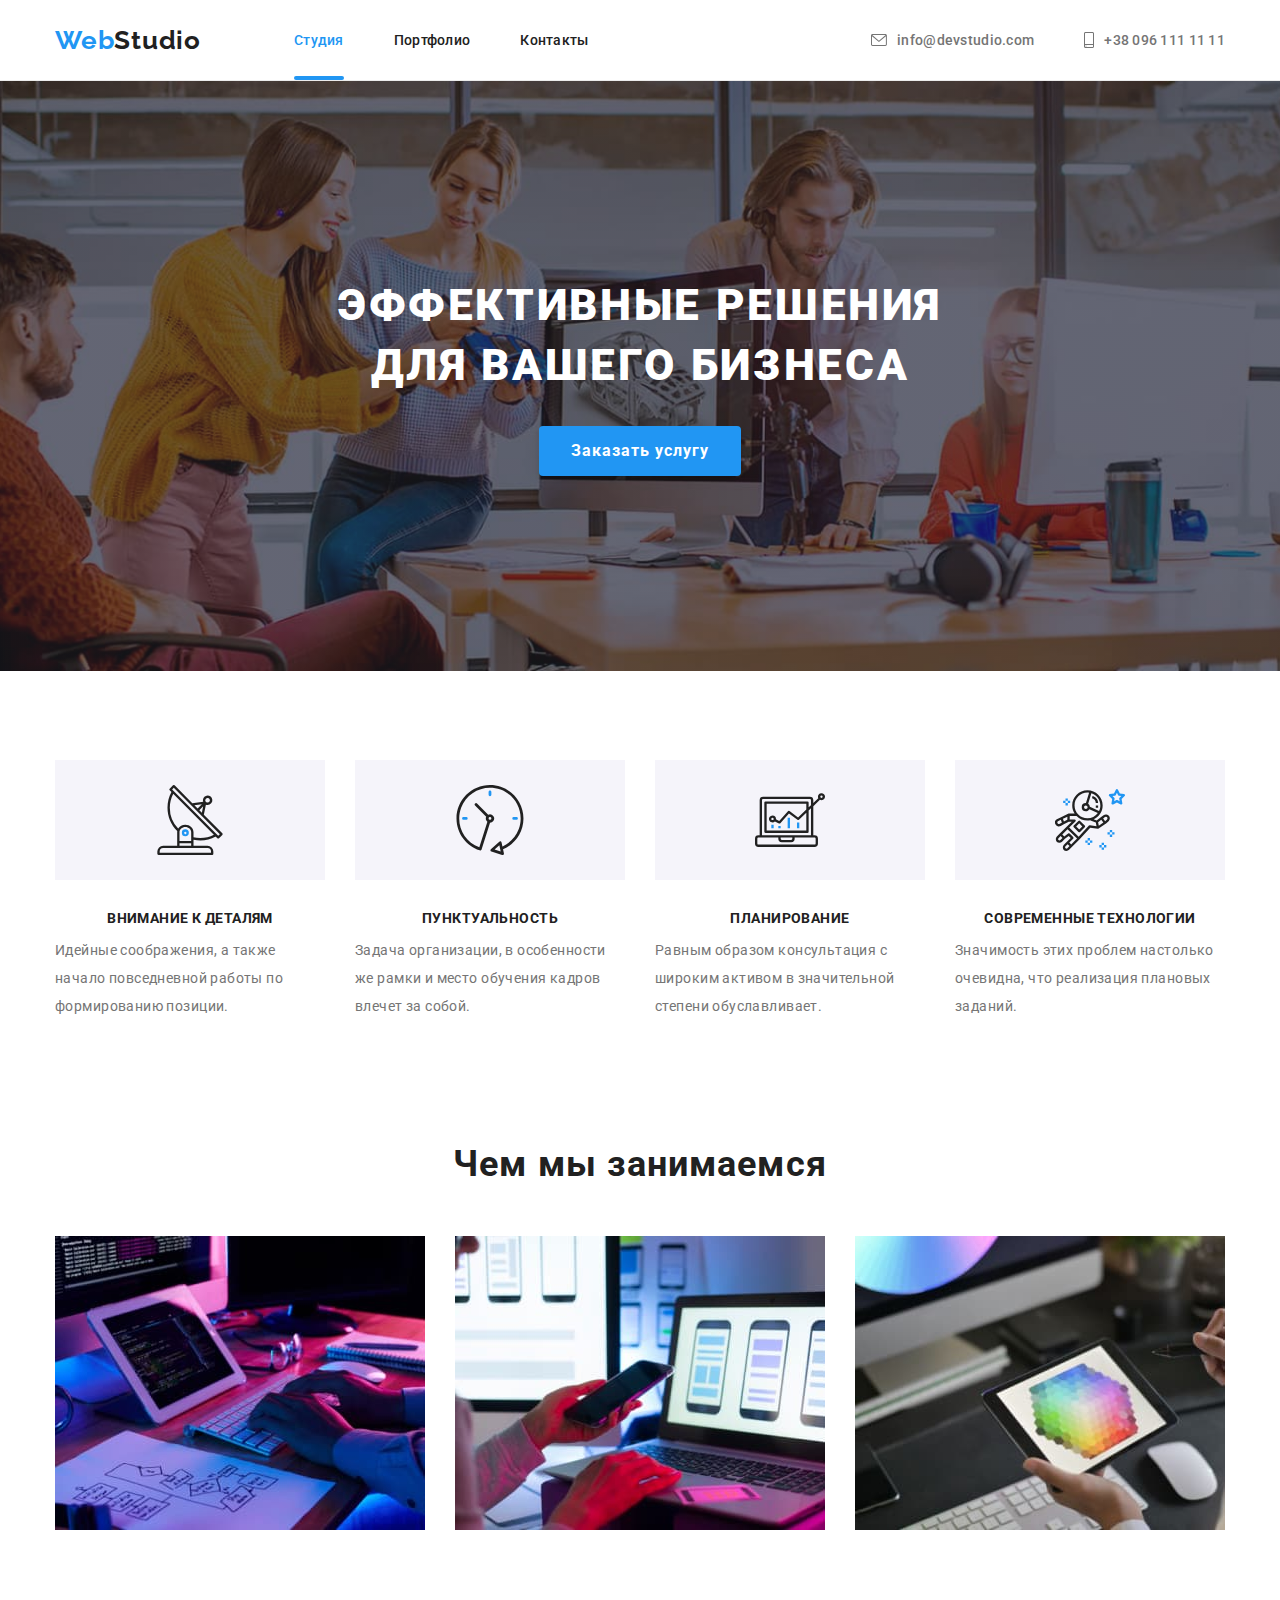
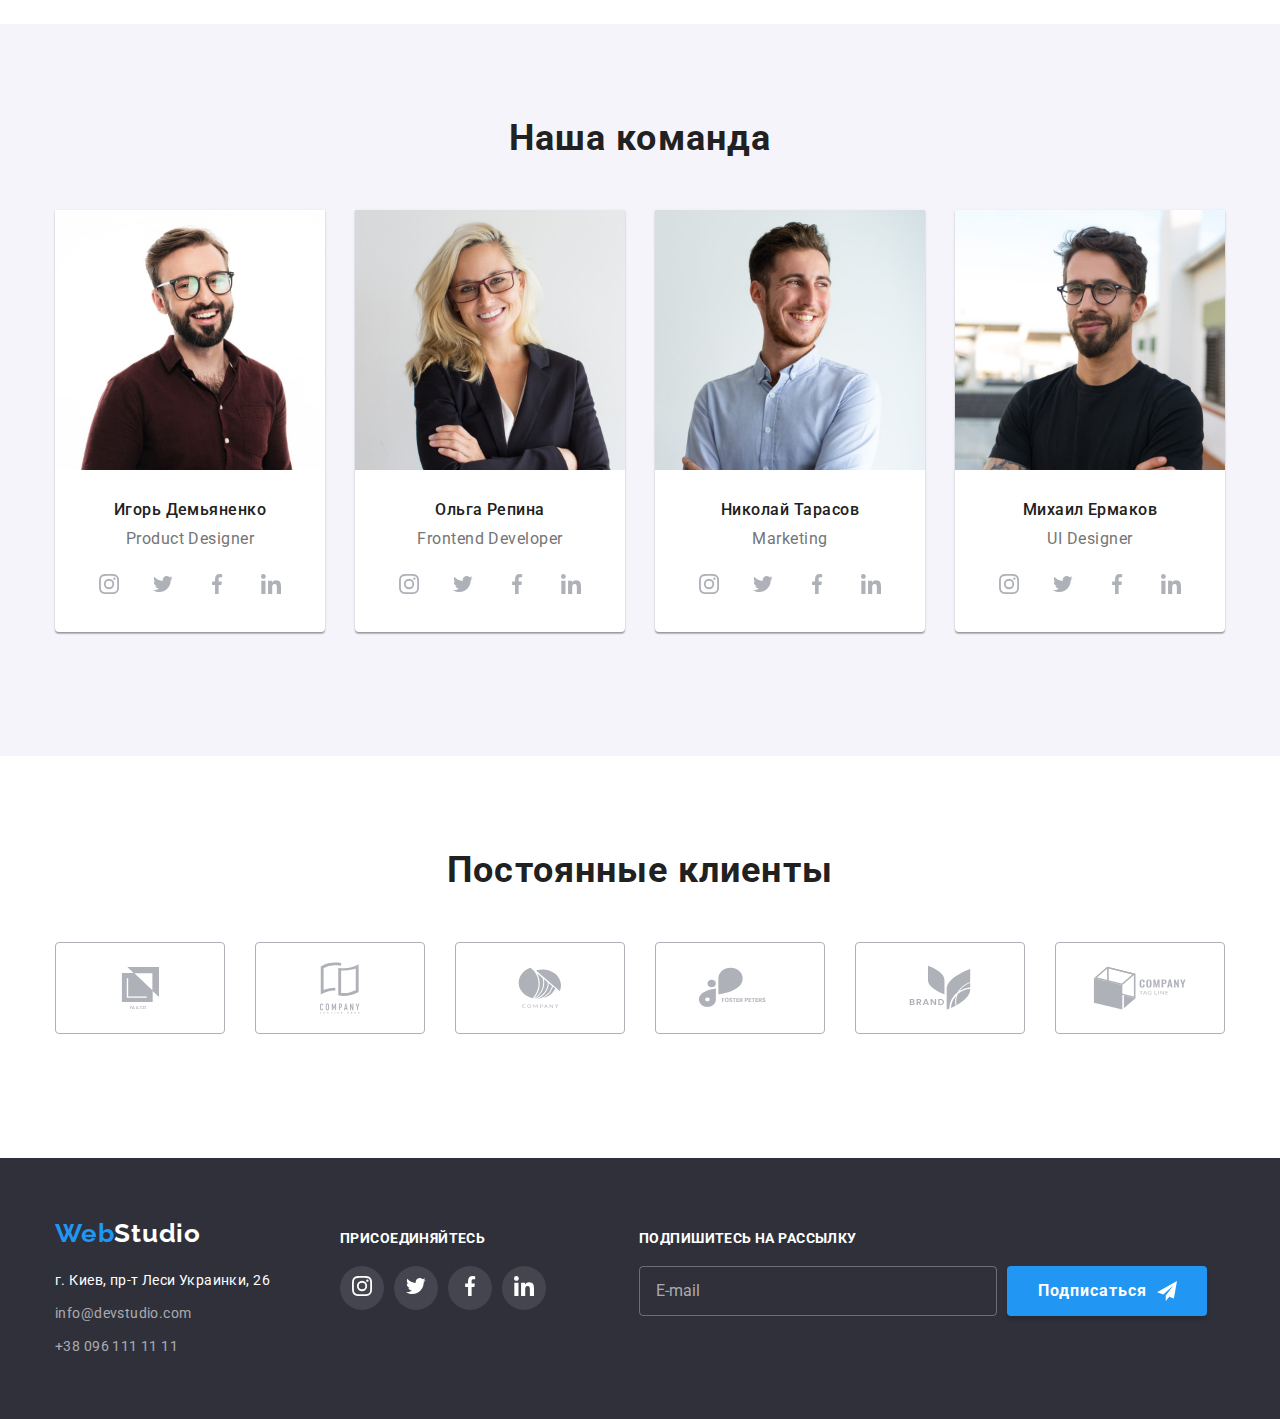
<file: index.html>
<!DOCTYPE html>
<html lang="ru">
<head>
    <meta charset="UTF-8">
    <meta http-equiv="X-UA-Compatible" content="IE=edge">
    <meta name="viewport" content="width=device-width, initial-scale=1.0">
    <title>Студия</title>
    <link rel="preconnect" href="https://fonts.gstatic.com">
    <link href="https://fonts.googleapis.com/css2?family=Raleway:wght@700&family=Roboto:wght@400;500;700;900&display=swap"
        rel="stylesheet">
    <link rel="stylesheet" href="./css/main.min.css">
 
</head>
<body>
    <!--Шапка сайта-->
    <header class="header">
        <div class="container header-container">
            <nav class="navigation">
            <a class="logo header__logo" href="./index.html">Web<span class="logo-1">Studio</span></a>
            <button type="button" class="menu-open-btn"  >  
                <svg 
                width="24px"
                height="16px"
                aria-label="Переключатель мобильного меню">
                <use class="icon-menu" href="./images/icons.svg#icon-menu"></use>
               </svg>
               
            </button>
<div class="menu is-hidden">
<div class="mob-menu">
    <button type="button" class="menu-close-btn">
        <svg width="18.67px" height="18.67px" aria-label="Переключатель мобильного меню">
             <use class="icon-cross" href="./images/icons.svg#menu-close"></use>
        </svg>
        </button>
    <div class="mob-menu-content">
        
        <ul class="mob-menu-content__items">
        <li class="mob-menu-content__item "><a class="mob-menu-content__link" href="./index.html">Студия</a></li>
        <li class="mob-menu-content__item"><a class="mob-menu-content__link" href="./portfolio.html">Портфолио</a></li>
        <li class="mob-menu-content__item"><a class="mob-menu-content__link" href="#address">Контакты</a></li>
        </ul>

        <ul class="mob-menu-contact__links">
            <li class="mob-menu-contact__tel" lang="en">
                <a class="mob-menu-contact__link" href="tel:+380961111111">+38 096 111 11 11</a>
            </li>
            <li class="mob-menu-contact__mail">
                <a class="mob-menu-contact__link" href="mailto:info@devstudio.com">info@devstudio.com </a>
            </li>
        </ul>

    
    <ul class="mob-menu-social-list">
        <li class="mob-menu-social-list__item"><a href="/">Instagram</a></li>
        <li class="mob-menu-social-list__item"><a href="/">Twitter</a></li>
        <li class="mob-menu-social-list__item"><a href="/">Facebook</a></li>
        <li class="mob-menu-social-list__item"><a href="/">LinkedIn</a></li>
    </ul>
 </div>
</div>
</div>

            <ul class="nav-list">
                <li class="nav-list__item "><a class="nav-list__link active" href="./index.html" >Студия</a></li>
                <li class="nav-list__item"><a class="nav-list__link" href="./portfolio.html">Портфолио</a></li>
                <li class="nav-list__item"><a class="nav-list__link" href="#address">Контакты</a></li>
            </ul>
            </nav>

            <ul class="contact header-contact">
                <li class="contact__item" lang="en">
                    <a class="contact__link" href="mailto:info@devstudio.com"> 
                        <svg class="contact__icon contact__icon_mail " width="16px"
                            height="12px">
                            <use href="./images/icons.svg#icon-mail"> </use>
                        </svg> info@devstudio.com</a>
                   </li>
                <li class="contact__item">
                    <a class="contact__link" href="tel:+380961111111">
                    <svg class="contact__icon contact__icon_tel" width="10px" height="16px">
                        <use href="./images/icons.svg#icon-phone"> </use>
                    </svg>+38 096 111 11 11</a>
            </li>     
            </ul>
        
        </div>
    </header>
        
    <main> 

    <!--Hero-->
    <section class="hero">
        <div class="container hero-container">
        <h1 class="hero-title">Эффективные решения для вашего бизнеса</h1>
        <button data-modal-open class="hero-button button" type="button">Заказать услугу</button> 
        </div>
    </section>

    <!--Advantages-->
    <section class="description">
        <div class="container description-container">
        <h2 class="hidden">Преимущества</h2>
        <ul class="advantages">
            <li class="advantages__item">
                <div class="advantages__thumb">
                    <svg width="70px" height="70px">
                        <use href="./images/icons.svg#icon-antenna-1"></use>
                    </svg>
                 </div>
                <h3 class="advantages__pre-title pre-title">Внимание к деталям</h3>
                <p class="advantages__text text">Идейные соображения, а также начало повседневной работы по формированию позиции.</p>
                
            </li>
            <li class="advantages__item">
                <div class="advantages__thumb">
                    <svg width="70px" height="70px">
                        <use href="./images/icons.svg#icon-clock-1"></use>
                    </svg>
                </div>
                <h3 class="advantages__pre-title pre-title">Пунктуальность</h3>
                <p class="advantages__text text">Задача организации, в особенности же рамки и место обучения кадров влечет за собой.</p>
            </li>
            <li class="advantages__item">
                <div class="advantages__thumb">
                    <svg width="70px" height="70px">
                        <use href="./images/icons.svg#icon-diagram-1"></use>
                    </svg>
                </div>
                <h3 class="advantages__pre-title pre-title">Планирование</h3>
                <p class="advantages__text text">Равным образом консультация с широким активом в значительной степени обуславливает.</p>
            </li>
            <li class="advantages__item">
                <div class="advantages__thumb">
                    <svg width="70px" height="70px">
                        <use href="./images/icons.svg#icon-astronaut-1"></use>
                    </svg>
                </div>
                <h3 class="advantages__pre-title pre-title">Современные технологии</h3>
                <p class="advantages__text text">Значимость этих проблем настолько очевидна, что реализация плановых заданий.</p>
            </li>
            
         </ul>
        </div>
    </section>

    <!--Information-->
    <section class="info">
        <div class="container info-container">
        <h2 class="title">Чем мы занимаемся</h2>
        <ul class="info-list">
            <li class="info-list__item"><a class="info-list__link" href="">
                <picture>
                    <source srcset="./images/box1.jpg 1x, ./images/box1-2x.jpg 2x" 
                    media="(min-width:1200px)">
                    <img src="./images/box1.jpg" alt="Верстка" width="370">
                </picture>
               
            <h3 class="info-list__pre-title pre-title">Десктопные приложения</h3></a></li>

            <li class="info-list__item"><a class="info-list__link" href="">
                <picture>
                    <source srcset="./images/box2.jpg 1x, ./images/box2-2x.jpg 2x" 
                    media="(min-width:1200px)">
                <img src="./images/box2.jpg" alt="Программирование" width="370">
                </picture>
            <h3 class="info-list__pre-title pre-title ">Мобильные приложения</h3></a></li>
            
            <li class="info-list__item"><a class="info-list__link" href="">
                <picture>
                    <source srcset="./images/box3.jpg 1x, ./images/box3-2x.jpg 2x" media="(min-width:1200px)">
                    <img src="./images/box3.jpg" alt="Дизайн" width="370">
                </picture>
            <h3 class="info-list__pre-title pre-title">Дизайнерские решения</h3></a></li>
        </ul>
        </div>
    </section>

    <!--Team-->
    <section class="team">
        <div class="container team-container">
        <h2 class="title">Наша команда</h2>
        <ul class="workers">
            <li  class="workers__person">
                <picture>
                    <source srcset="./images/img1.jpg 1x, ./images/img1-2x.jpg 2x" 
                    media="(min-width:1200px)">
                    <source srcset="./images/img1-tb.jpg 1x, ./images/img1-tb-2x.jpg 2x" 
                    media="(min-width:768px)">
                    <source srcset="./images/img1-mob.jpg 1x, ./images/img1-mob-2x.jpg 2x" 
                    media="(min-width:480px)">
                    <img src="./images/img1.jpg" alt="Фото мужчины" >
                </picture>
                
                <div class="workers__person-information">
                <p class="workers__name">Игорь Демьяненко</p>
                <h3 class="workers__job" lang="en">Product Designer</h3>
                <ul class="social">
                    <li class="social__item"><a class="social__link" href="">
                    <svg class="social__icon" width="20px" height="20px">
                        <use href="./images/icons.svg#icon-instagram"></use>
                    </svg>
                    </a></li>
                    
                    <li class="social__item"><a class="social__link" href="">
                    <svg class="social__icon" width="20px" height="20px">
                        <use href="./images/icons.svg#icon-twitter"></use>
                    </svg>
                    </a></li>

                    <li class="social__item"><a class="social__link" href="">
                    <svg class="social__icon" width="20px" height="20px">
                        <use href="./images/icons.svg#icon-facebook"></use>
                    </svg>
                    </a></li>

                    <li class="social__item"><a class="social__link" href="">
                    <svg class="social__icon" width="20px" height="20px">
                        <use href="./images/icons.svg#icon-linkedin"></use>
                    </svg>
                    </a></li>
                </ul>
            </div>
                
            </li>
            <li class="workers__person">
                <picture>
                    <source srcset="./images/img2.jpg 1x, ./images/img2-2x.jpg 2x" 
                    media="(min-width:1200px)">
                    <source srcset="./images/img2-tb.jpg 1x, ./images/img2-tb-2x.jpg 2x"
                     media="(min-width:768px)">
                    <source srcset="./images/img2-mob.jpg 1x, ./images/img2-mob-2x.jpg 2x"
                     media="(min-width:480px)">
                     <img src="./images/img2.jpg" alt="Фото женщины" >
                    </picture>
                
                <div class="workers__person-information">
                <p class="workers__name">Ольга Репина</p>
                <h3 class="workers__job" lang="en">Frontend Developer</h3>
                <ul class="social">
                    <li class="social__item"><a class="social__link" href="">
                            <svg class="social__icon" width="20px" height="20px">
                                <use href="./images/icons.svg#icon-instagram"></use>
                            </svg>
                        </a></li>
                
                    <li class="social__item"><a class="social__link" href="">
                            <svg class="social__icon" width="20px" height="20px">
                                <use href="./images/icons.svg#icon-twitter"></use>
                            </svg>
                        </a></li>
                
                    <li class="social__item"><a class="social__link" href="">
                            <svg class="social__icon" width="20px" height="20px">
                                <use href="./images/icons.svg#icon-facebook"></use>
                            </svg>
                        </a></li>
                
                    <li class="social__item"><a class="social__link" href="">
                            <svg class="social__icon" width="20px" height="20px">
                                <use href="./images/icons.svg#icon-linkedin"></use>
                            </svg>
                        </a></li>
                </ul>
                </div> 
            </li>
            <li class="workers__person">
                <picture>
                    <source srcset="./images/img3.jpg 1x, ./images/img3-2x.jpg 2x" 
                    media="(min-width:1200px)">
                    <source srcset="./images/img3-tb.jpg 1x, ./images/img3-tb-2x.jpg 2x"
                     media="(min-width:768px)">
                    <source srcset="./images/img3-mob.jpg 1x, ./images/img3-mob-2x.jpg 2x" 
                    media="(min-width:480px)">
                    <img src="./images/img3.jpg" alt="Фото мужчины">
                </picture>
               
                <div class="workers__person-information">
                <p class="workers__name">Николай Тарасов</p>
                <h3 class="workers__job" lang="en">Marketing</h3>
<ul class="social">
    <li class="social__item"><a class="social__link" href="">
            <svg class="social__icon" width="20px" height="20px">
                <use href="./images/icons.svg#icon-instagram"></use>
            </svg>
        </a></li>

    <li class="social__item"><a class="social__link" href="">
            <svg class="social__icon" width="20px" height="20px">
                <use href="./images/icons.svg#icon-twitter"></use>
            </svg>
        </a></li>

    <li class="social__item"><a class="social__link" href="">
            <svg class="social__icon" width="20px" height="20px">
                <use href="./images/icons.svg#icon-facebook"></use>
            </svg>
        </a></li>

    <li class="social__item"><a class="social__link" href="">
            <svg class="social__icon" width="20px" height="20px">
                <use href="./images/icons.svg#icon-linkedin"></use>
            </svg>
        </a></li>
</ul>
                </div>        
            </li>
            <li class="workers__person">
            <picture>
                <source srcset="./images/img4.jpg 1x, ./images/img4-2x.jpg 2x"
                 media="(min-width:1200px)">
                <source srcset="./images/img4-tb.jpg 1x, ./images/img4-tb-2x.jpg 2x" 
                media="(min-width:768px)">
                <source srcset="./images/img4-mob.jpg 1x, ./images/img4-mob-2x.jpg 2x" 
                media="(min-width:480px)">
                <img src="./images/img4.jpg" alt="Фото мужчины" >
            </picture>
               
                <div class="workers__person-information">
                <p class="workers__name">Михаил Ермаков</p>
                <h3 class="workers__job" lang="en">UI Designer</h3>
<ul class="social">
    <li class="social__item"><a class="social__link" href="">
            <svg class="social__icon" width="20px" height="20px">
                <use href="./images/icons.svg#icon-instagram"></use>
            </svg>
        </a></li>

    <li class="social__item"><a class="social__link" href="">
            <svg class="social__icon" width="20px" height="20px">
                <use href="./images/icons.svg#icon-twitter"></use>
            </svg>
        </a></li>

    <li class="social__item"><a class="social__link" href="">
            <svg class="social__icon" width="20px" height="20px">
                <use href="./images/icons.svg#icon-facebook"></use>
            </svg>
        </a></li>

    <li class="social__item"><a class="social__link" href="">
            <svg class="social__icon" width="20px" height="20px">
                <use href="./images/icons.svg#icon-linkedin"></use>
            </svg>
        </a></li>
</ul>
                </div>      
            </li>
        </ul>
        </div>
    </section>

<!--Clients -->
    <section class="clients">
        <div class="container clients-container">
            <h2 class="title"> Постоянные клиенты</h2>
            <ul class="clients-list">
                <li class="clients-list__item">
                    <a class="clients-list__link" href="">
                        <svg width="41px" height="42.5px">
                            <use href="./images/icons.svg#icon-client1"></use>
                        </svg>
                    </a>
                </li>
                <li class="clients-list__item">
                    <a class="clients-list__link" href="">
                        <svg width="40px" height="52px">
                            <use href="./images/icons.svg#icon-client2"></use>
                        </svg>
                    </a>
                </li>
                <li class="clients-list__item">
                    <a class="clients-list__link" href="">
                        <svg width="43.46px" height="41.18px">
                            <use href="./images/icons.svg#icon-client3"></use>
                        </svg>
                    </a>
                </li>
                <li class="clients-list__item">
                    <a class="clients-list__link" href="">
                        <svg width="84.44px" height="40.62px">
                            <use href="./images/icons.svg#icon-client4"></use>
                        </svg>
                    </a>
                </li>
                <li class="clients-list__item">
                    <a class="clients-list__link" href="">
                        <svg width="62.54px" height="45.43px">
                            <use href="./images/icons.svg#icon-client5"></use>
                        </svg>
                    </a>
                </li>
                <li class="clients-list__item">
                    <a class="clients-list__link" href="">
                        <svg width="93.79px" height="43.93px">
                            <use href="./images/icons.svg#icon-client6"></use>
                        </svg>
                    </a>
                </li>
            </ul>

        </div>
    </section> 
    </main>

    <!--Footer-->
    <footer id="address" class="footer">
        <div class="container footer-container">
            <div class="footer-tablet">
                <div class="footer-address">
                    <a class="logo" href="./index.html">Web<span class="logo-2">Studio</span></a>
                    <address>
                        <ul class="address">
                            <li class="address__item direction">г. Киев, пр-т Леси Украинки, 26</li>
                            <li class="address__item"><a href="mailto:info@devstudio.com"><span lang="en">info@devstudio.com</span></a>
                            </li>
                            <li class="address__item"><a href="tel:+380961111111">+38 096 111 11 11</a></li>
                        </ul>
                    </address>
                </div>
                
                <div class="join-us">
                    <h2 class="footer-title_join">Присоединяйтесь</h2>
                    <ul class="social-list">
                        <li class="social__item social__item_footer">
                            <a class="social__link social__link_footer" href="">
                                <svg class="social__icon" width="20px" height="20px">
                                    <use href="./images/icons.svg#icon-instagram"></use>
                                </svg>
                            </a>
                        </li>
                
                        <li class="social__item social__item_footer">
                            <a class="social__link social__link_footer" href="">
                                <svg class="social__icon" width="20px" height="20px">
                                    <use href="./images/icons.svg#icon-twitter"></use>
                                </svg>
                            </a>
                        </li>
                
                        <li class="social__item social__item_footer">
                            <a class="social__link social__link_footer" href="">
                                <svg class="social__icon" width="20px" height="20px">
                                    <use href="./images/icons.svg#icon-facebook"></use>
                                </svg>
                            </a>
                        </li>
                
                        <li class="social__item social__item_footer">
                            <a class="social__link social__link_footer" href="">
                                <svg class="social__icon" width="20px" height="20px">
                                    <use href="./images/icons.svg#icon-linkedin"></use>
                                </svg>
                            </a>
                        </li>
                    </ul>
                </div>
            </div>
            <div class="subscribe">
                <h2 class="footer-title">Подпишитесь на рассылку</h2>
                <form class="sub-form" >
                    <label for="email"></label>
                    <input type="email" class="sub-form__input" name="email" id="email" placeholder="E-mail" required>
                    <button class="send-button button" type="submit" >Подписаться
                        <svg class="send-icon" width="20px" height="20px">
                            <use href="./images/icons.svg#icon-send"></use>
                        </svg>
                    </button>
                </form>
            </div>
        </div>
    </footer>

    <div class="backdrop is-hidden" data-modal >
        <div class="modal"  >
        <button data-modal-close type="button" > 
            <svg class="modal__close" width="30px" height="30px">
                <use href="./images/icons.svg#icon-close"></use>
            </svg>
        </button>

        
        <form class="modal-form">
            <p class="modal-form__title">Оставьте свои данные, мы вам перезвоним</p>
           
            <label  class="modal-form__label">
                Имя
            <span class="modal-form__field">
            <input type="text" class="modal-form__input" name="user-name" required minlength="2"  pattern="[a-zA-Zа-яёА-ЯЁ]+" title="Введите символы кириллицы или латинского алфавита">
            <svg class="modal-form__icon " width="18px" height="18px">
                <use href="./images/icons.svg#icon-person"></use>
            </svg>
            </span>
            </label>

           
            <label  class="modal-form__label">
                Телефон
            <span class="modal-form__field">
            <input type="tel" class="modal-form__input" name="phone" required pattern="[0-9]{10}" title="0961111111"
             >
             <svg class="modal-form__icon " width="18px" height="18px">
                 <use href="./images/icons.svg#icon-phone-modal"></use>
             </svg>
            </span>
            </label>

            
            <label class="modal-form__label">
                Почта
            <span class="modal-form__field">
            <input type="email" class="modal-form__input" name="email"  required >
            <svg class="modal-form__icon " width="18px" height="18px">
                <use href="./images/icons.svg#icon-email-modal"></use>
            </svg>
            </span>
            </label>

            <label  class="modal-form__label">
                Комментарий
            <textarea name="comment" class="modal-form__comment"  placeholder="Введите текст"></textarea>
            </label>
            

            <input type="checkbox" class="modal-form__checkbox hidden" name="agree" id="agree" required>
           <label for="agree" class="modal-form__checkbox-label text">Соглашаюсь с рассылкой и принимаю &nbsp; <a href=""
    class="agreement text">Условия договора</a> </label>
            
      
            <button type="submit" class="modal-button button">Отправить</button>
                    
            

           

        </form>
        </div>
    </div>

    <script src="./js/modal.js" type="module"></script> 
    <script src="./js/mobile-menu.js"></script>

</body>
</html>
</file>
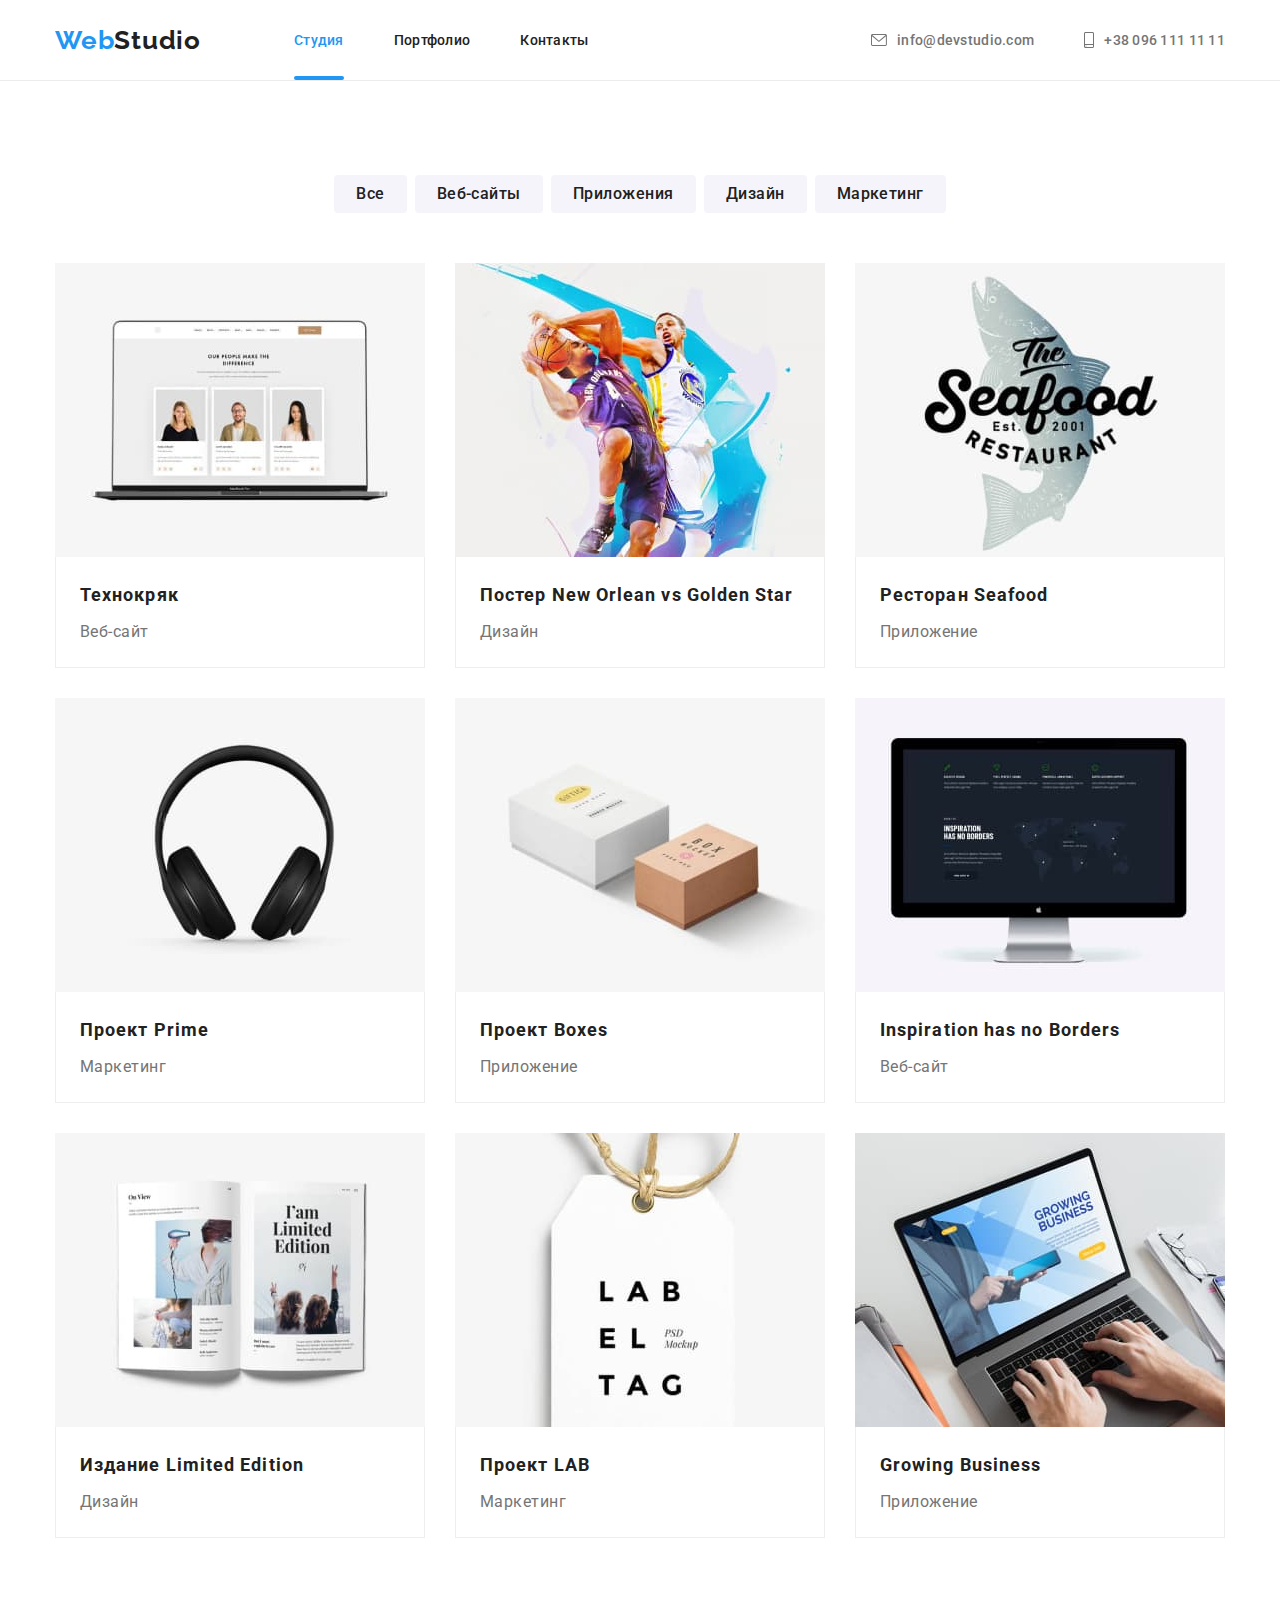
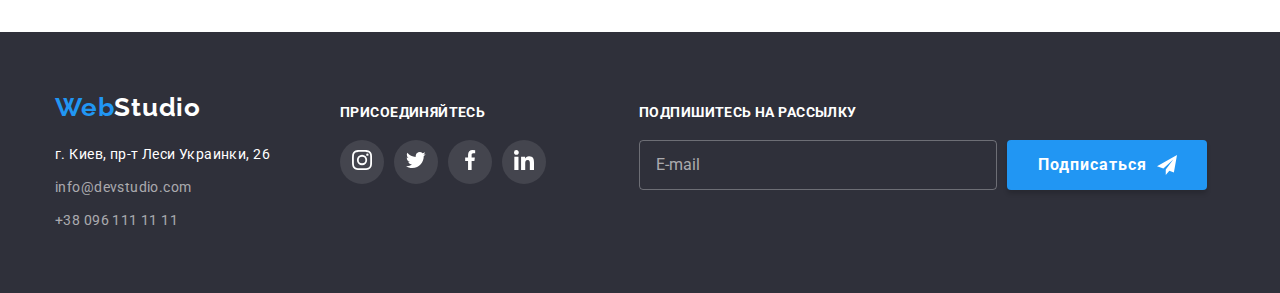
<file: portfolio.html>
<!DOCTYPE html>
<html lang="ru">
<head>
    <meta charset="UTF-8">
    <meta http-equiv="X-UA-Compatible" content="IE=edge">
    <meta name="viewport" content="width=device-width, initial-scale=1.0">
    <title>Портфолио</title>
    <link href="https://fonts.googleapis.com/css2?family=Raleway:wght@700&family=Roboto:wght@400;500;700;900&display=swap"
        rel="stylesheet">
    <link rel="stylesheet" href="./css/main.min.css">
</head>
<body>
    <!--Шапка сайта-->
<header class="header">
    <div class="container header-container">
        <nav class="navigation">
            <a class="logo header__logo" href="./index.html">Web<span class="logo-1">Studio</span></a>
            <button type="button" class="menu-open-btn">
                <svg width="24px" height="16px" aria-label="Переключатель мобильного меню">
                    <use class="icon-menu" href="./images/icons.svg#icon-menu"></use>
                </svg>

            </button>
            <div class="menu is-hidden">
                <div class="mob-menu">
                    <button type="button" class="menu-close-btn">
                        <svg width="18.67px" height="18.67px" aria-label="Переключатель мобильного меню">
                            <use class="icon-cross" href="./images/icons.svg#menu-close"></use>
                        </svg>
                    </button>
                    <div class="mob-menu-content">

                        <ul class="mob-menu-content__items">
                            <li class="mob-menu-content__item "><a class="mob-menu-content__link"
                                    href="./index.html">Студия</a></li>
                            <li class="mob-menu-content__item"><a class="mob-menu-content__link"
                                    href="./portfolio.html">Портфолио</a></li>
                            <li class="mob-menu-content__item"><a class="mob-menu-content__link"
                                    href="#address">Контакты</a></li>
                        </ul>

                        <ul class="mob-menu-contact__links">
                            <li class="mob-menu-contact__tel" lang="en">
                                <a class="mob-menu-contact__link" href="tel:+380961111111">+38 096 111 11 11</a>
                            </li>
                            <li class="mob-menu-contact__mail">
                                <a class="mob-menu-contact__link" href="mailto:info@devstudio.com">info@devstudio.com
                                </a>
                            </li>
                        </ul>


                        <ul class="mob-menu-social-list">
                            <li class="mob-menu-social-list__item"><a href="/">Instagram</a></li>
                            <li class="mob-menu-social-list__item"><a href="/">Twitter</a></li>
                            <li class="mob-menu-social-list__item"><a href="/">Facebook</a></li>
                            <li class="mob-menu-social-list__item"><a href="/">LinkedIn</a></li>
                        </ul>
                    </div>
                </div>
            </div>

            <ul class="nav-list">
                <li class="nav-list__item "><a class="nav-list__link active" href="./index.html">Студия</a></li>
                <li class="nav-list__item"><a class="nav-list__link" href="./portfolio.html">Портфолио</a></li>
                <li class="nav-list__item"><a class="nav-list__link" href="#address">Контакты</a></li>
            </ul>
        </nav>

        <ul class="contact header-contact">
            <li class="contact__item" lang="en">
                <a class="contact__link" href="mailto:info@devstudio.com">
                    <svg class="contact__icon contact__icon_mail " width="16px" height="12px">
                        <use href="./images/icons.svg#icon-mail"> </use>
                    </svg> info@devstudio.com</a>
            </li>
            <li class="contact__item">
                <a class="contact__link" href="tel:+380961111111">
                    <svg class="contact__icon contact__icon_tel" width="10px" height="16px">
                        <use href="./images/icons.svg#icon-phone"> </use>
                    </svg>+38 096 111 11 11</a>
            </li>
        </ul>

    </div>
</header>

    <main>
        <section class="portfolio">
            <div class="container portfolio-container"> 
            <h2 class="hidden">Портфолио</h2>
             <!--Buttons-->
            <div>
            <ul class="buttons-list">
                <li class="buttons-list__item"><button class="buttons-list__button" type="button">Все</button></li>
                <li class="buttons-list__item"><button class="buttons-list__button" type="button">Веб-сайты</button></li>
                <li class="buttons-list__item"><button class="buttons-list__button" type="button">Приложения</button></li>
                <li class="buttons-list__item"><button class="buttons-list__button" type="button">Дизайн</button></li>
                <li class="buttons-list__item"><button class="buttons-list__button" type="button">Маркетинг</button></li>
            
            </ul>
            </div>
            <!--Portfolio-->
            <div>
               
                <ul class="projects">
                    <li class="projects__item">
                        <a class="projects__link" href=""><div class="fill">
                            <picture>
                                <source srcset="./images/pimg1.jpg 1x, ./images/pimg1-2x.jpg 2x" media="(min-width:1200px)">
                                <source srcset="./images/pimg1-tab.jpg 1x, ./images/pimg1-tab-2x.jpg 2x" media="(min-width:768px)">
                                <source srcset="./images/pimg1-mob.jpg 1x, ./images/pimg1-mob-2x.jpg 2x" media="(min-width:480px)">
                                <img src="./images/pimg1.jpg" alt="img1"  width="370" >
                            </picture>
                        <p class="techno">Технокряк это современная площадка распространения коронавируса. Компании используют эту платформу для
                            цифрового
                            шпионажа и атак на защищённые сервера конкурентов.</p></div>
                        
                             <div class="projects__content first-p">

                       <h3 class="projects__content-title">Технокряк</h3>
                    <p class="projects__content-text">Веб-сайт</p>
                </div>
                   </a> 
                    </li>
            <li class="projects__item">
                <a class="projects__link" href=""><div class="fill">
                    <picture>
                        <source srcset="./images/pimg2.jpg 1x, ./images/pimg2-2x.jpg 2x" media="(min-width:1200px)">
                        <source srcset="./images/pimg2-tab.jpg 1x, ./images/pimg2-tab-2x.jpg 2x" media="(min-width:768px)">
                        <source srcset="./images/pimg2-mob.jpg 1x, ./images/pimg2-mob-2x.jpg 2x" media="(min-width:480px)">
                        <img src="./images/pimg2.jpg" alt="img2" width="370">
                </picture>
                <p class="techno">Технокряк это современная площадка распространения коронавируса. Компании используют эту платформу для
                    цифрового
                    шпионажа и атак на защищённые сервера конкурентов.</p></div>
                <div class="projects__content">
                   
                     <h3 class="projects__content-title">Постер New Orlean vs Golden Star</h3>
                    <p class="projects__content-text">Дизайн</p>
                </div>
                </a>
            </li>
            <li class="projects__item">
                <a class="projects__link" href=""><div class="fill">
                    <picture>
                        <source srcset="./images/pimg3.jpg 1x, ./images/pimg3-2x.jpg 2x" media="(min-width:1200px)">
                        <source srcset="./images/pimg3-tab.jpg 1x, ./images/pimg3-tab-2x.jpg 2x" media="(min-width:768px)">
                        <source srcset="./images/pimg3-mob.jpg 1x, ./images/pimg3-mob-2x.jpg 2x" media="(min-width:480px)">
                        <img src="./images/pimg3.jpg" alt="img2" width="370">
                    </picture>
                <p class="techno">Технокряк это современная площадка распространения коронавируса. Компании используют эту платформу для
                    цифрового
                    шпионажа и атак на защищённые сервера конкурентов.</p></div>
                <div class="projects__content"> 
                    
                    <h3 class="projects__content-title">Ресторан <span lang="en">Seafood</span></h3>
                    <p class="projects__content-text">Приложение</p>
                </div>
                </a>
            </li>
            <li class="projects__item">
                <a class="projects__link" href=""><div class="fill">
                    <picture>
                        <source srcset="./images/pimg4.jpg 1x, ./images/pimg4-2x.jpg 2x" media="(min-width:1200px)">
                        <source srcset="./images/pimg4-tab.jpg 1x, ./images/pimg4-tab-2x.jpg 2x" media="(min-width:768px)">
                        <source srcset="./images/pimg4-mob.jpg 1x, ./images/pimg4-mob-2x.jpg 2x" media="(min-width:480px)">
                        <img src="./images/pimg4.jpg" alt="img4" width="370">
                        </picture>
                <p class="techno">Технокряк это современная площадка распространения коронавируса. Компании используют эту платформу для
                    цифрового
                    шпионажа и атак на защищённые сервера конкурентов.</p></div>
                <div class="projects__content"> 
                    
                    <h3 class="projects__content-title">Проект <span lang="en">Prime</span></h3>
                    <p class="projects__content-text">Маркетинг</p>
                </div>
                </a>
            </li>
            <li class="projects__item">
                <a class="projects__link" href=""><div class="fill">
                    <picture>
                        <source srcset="./images/pimg5.jpg 1x, ./images/pimg5-2x.jpg 2x" media="(min-width:1200px)">
                        <source srcset="./images/pimg5-tab.jpg 1x, ./images/pimg5-tab-2x.jpg 2x" media="(min-width:768px)">
                        <source srcset="./images/pimg5-mob.jpg 1x, ./images/pimg5-mob-2x.jpg 2x" media="(min-width:480px)">
                        <img src="./images/pimg5.jpg" alt="img5" width="370">
                        </picture>
                <p class="techno">Технокряк это современная площадка распространения коронавируса. Компании используют эту платформу для
                    цифрового
                    шпионажа и атак на защищённые сервера конкурентов.</p></div>
                    <div class="projects__content">
                        
                        <h3 class="projects__content-title">Проект <span lang="en">Boxes</span></h3>
                    <p class="projects__content-text">Приложение</p>
                </div>
                </a>
            </li>
            <li class="projects__item">
                <a class="projects__link" href=""><div class="fill">
                    <picture>
                        <source srcset="./images/pimg6.jpg 1x, ./images/pimg6-2x.jpg 2x" media="(min-width:1200px)">
                        <source srcset="./images/pimg6-tab.jpg 1x, ./images/pimg6-tab-2x.jpg 2x" media="(min-width:768px)">
                        <source srcset="./images/pimg6-mob.jpg 1x, ./images/pimg6-mob-2x.jpg 2x" media="(min-width:480px)">
                        <img src="./images/pimg6.jpg" alt="img6" width="370">
                        </picture>
                <p class="techno">Технокряк это современная площадка распространения коронавируса. Компании используют эту платформу для
                    цифрового
                    шпионажа и атак на защищённые сервера конкурентов.</p></div>
                <div class="projects__content">
                    
                    <h3 lang="en" class="projects__content-title">Inspiration has no Borders</h3>
                    <p class="projects__content-text">Веб-сайт</p>
                </div>
                </a>
            </li>
            <li class="projects__item">
                <a class="projects__link" href=""><div class="fill">
                    <picture>
                        <source srcset="./images/pimg7.jpg 1x, ./images/pimg7-2x.jpg 2x" media="(min-width:1200px)">
                        <source srcset="./images/pimg7-tab.jpg 1x, ./images/pimg7-tab-2x.jpg 2x" media="(min-width:768px)">
                        <source srcset="./images/pimg7-mob.jpg 1x, ./images/pimg7-mob-2x.jpg 2x" media="(min-width:480px)">
                        <img src="./images/pimg7.jpg" alt="img7" width="370">
                        </picture>
                <p class="techno">Технокряк это современная площадка распространения коронавируса. Компании используют эту платформу для
                    цифрового
                    шпионажа и атак на защищённые сервера конкурентов.</p></div>
                    <div class="projects__content">
                        
                        <h3 class="projects__content-title">Издание <span lang="en">Limited Edition</span></h3>
                    <p class="projects__content-text">Дизайн</p>
                </div>
                </a>
            </li>
            <li class="projects__item">
                <a class="projects__link" href=""><div class="fill">
                    <picture>
                        <source srcset="./images/pimg8.jpg 1x, ./images/pimg8-2x.jpg 2x" media="(min-width:1200px)">
                        <source srcset="./images/pimg8-tab.jpg 1x, ./images/pimg8-tab-2x.jpg 2x" media="(min-width:768px)">
                        <source srcset="./images/pimg8-mob.jpg 1x, ./images/pimg8-mob-2x.jpg 2x" media="(min-width:480px)">
                        <img src="./images/pimg8.jpg" alt="img8" width="370">
                        </picture>
                <p class="techno">Технокряк это современная площадка распространения коронавируса. Компании используют эту платформу для
                    цифрового
                    шпионажа и атак на защищённые сервера конкурентов.</p></div>
                <div class="projects__content">
                    
                    <h3 class="projects__content-title">Проект <span lang="en">LAB</span></h3>
                    <p class="projects__content-text">Маркетинг</p>
                </div>
                </a>
            </li>
            <li class="projects__item">
                <a class="projects__link" href=""><div class="fill">
                    <picture>
                        <source srcset="./images/pimg9.jpg 1x, ./images/pimg9-2x.jpg 2x" media="(min-width:1200px)">
                        <source srcset="./images/pimg9-tab.jpg 1x, ./images/pimg9-tab-2x.jpg 2x" media="(min-width:768px)">
                        <source srcset="./images/pimg9-mob.jpg 1x, ./images/pimg9-mob-2x.jpg 2x" media="(min-width:480px)">
                        <img src="./images/pimg9.jpg" alt="img9" width="370">
                        </picture>
                <p class="techno">Технокряк это современная площадка распространения коронавируса. Компании используют эту платформу для
                    цифрового
                    шпионажа и атак на защищённые сервера конкурентов.</p></div>
                    <div class="projects__content">
                      
                        <h3 lang="en" class="projects__content-title">Growing Business</h3>
                    <p class="projects__content-text">Приложение</p>
                </div>
              </a>
            </li>
                </ul>

            </div>
            </div>
        </section>
    </main>
<!--Footer-->
<footer id="address" class="footer">
    <div class="container footer-container">
        <div class="footer-address">
            <a class="logo" href="./index.html">Web<span class="logo-2">Studio</span></a>
            <address>
                <ul class="address">
                    <li class="address__item direction">г. Киев, пр-т Леси Украинки, 26</li>
                    <li class="address__item"><a href="mailto:info@devstudio.com"><span
                                lang="en">info@devstudio.com</span></a></li>
                    <li class="address__item"><a href="tel:+380961111111">+38 096 111 11 11</a></li>
                </ul>
            </address>
        </div>

        <div class="join-us">
            <h2 class="footer-title">Присоединяйтесь</h2>
            <ul class="social-list">
                <li class="social__item social__item_footer">
                    <a class="social__link social__link_footer" href="">
                        <svg class="social__icon" width="20px" height="20px">
                            <use href="./images/icons.svg#icon-instagram"></use>
                        </svg>
                    </a>
                </li>

                <li class="social__item social__item_footer">
                    <a class="social__link social__link_footer" href="">
                        <svg class="social__icon" width="20px" height="20px">
                            <use href="./images/icons.svg#icon-twitter"></use>
                        </svg>
                    </a>
                </li>

                <li class="social__item social__item_footer">
                    <a class="social__link social__link_footer" href="">
                        <svg class="social__icon" width="20px" height="20px">
                            <use href="./images/icons.svg#icon-facebook"></use>
                        </svg>
                    </a>
                </li>

                <li class="social__item social__item_footer">
                    <a class="social__link social__link_footer" href="">
                        <svg class="social__icon" width="20px" height="20px">
                            <use href="./images/icons.svg#icon-linkedin"></use>
                        </svg>
                    </a>
                </li>
            </ul>
        </div>
        <div class="subscribe">
            <h2 class="footer-title">Подпишитесь на рассылку</h2>
            <form class="sub-form">
                <label for="email"></label>
                <input type="email" class="sub-form__input" name="email" id="email" placeholder="E-mail" required>
                <button class="send-button button" type="submit">Подписаться
                    <svg class="send-icon" width="20px" height="20px">
                        <use href="./images/icons.svg#icon-send"></use>
                    </svg>
                </button>
            </form>
        </div>
    </div>
</footer>
<script src="./js/mobile-menu.js"></script>

</body>
    
</html>
</file>
<file: css/main.min.css>
:root{--main-font: "Roboto", sans-serif;--accent-font: "Raleway", sans-serif;--main-color: #212121;--accent-color: #2196f3;--text-color: #757575;--white-color: #ffffff;--main-background-color: #ffffff;--dark-background-color: #2f303a;--grey-color: #afb1b8}/*! modern-normalize v1.1.0 | MIT License | https://github.com/sindresorhus/modern-normalize */*,::before,::after{box-sizing:border-box}html{-moz-tab-size:4;tab-size:4}html{line-height:1.15;-webkit-text-size-adjust:100%}body{margin:0}body{font-family:system-ui,-apple-system,"Segoe UI",Roboto,Helvetica,Arial,sans-serif,"Apple Color Emoji","Segoe UI Emoji"}hr{height:0;color:inherit}abbr[title]{text-decoration:underline dotted}b,strong{font-weight:bolder}code,kbd,samp,pre{font-family:ui-monospace, SFMono-Regular, Consolas, "Liberation Mono", Menlo, monospace;font-size:1em}small{font-size:80%}sub,sup{font-size:75%;line-height:0;position:relative;vertical-align:baseline}sub{bottom:-0.25em}sup{top:-0.5em}table{text-indent:0;border-color:inherit}button,input,optgroup,select,textarea{font-family:inherit;font-size:100%;line-height:1.15;margin:0}button,select{text-transform:none}button,[type="button"],[type="reset"],[type="submit"]{-webkit-appearance:button}::-moz-focus-inner{border-style:none;padding:0}:-moz-focusring{outline:1px dotted ButtonText}:-moz-ui-invalid{box-shadow:none}legend{padding:0}progress{vertical-align:baseline}::-webkit-inner-spin-button,::-webkit-outer-spin-button{height:auto}[type="search"]{-webkit-appearance:textfield;outline-offset:-2px}::-webkit-search-decoration{-webkit-appearance:none}::-webkit-file-upload-button{-webkit-appearance:button;font:inherit}summary{display:list-item}.hidden{position:absolute;width:1px;height:1px;overflow:hidden;border:0;padding:0;clip:rect(0, 0, 0, 0);clip-path:inset(50%)}*{margin:0;padding:0}html,body{width:100%}body{font-family:var(--main-font);font-style:normal;color:var(--main-color);background-color:var(--main-background-color)}ul{list-style:none}a{color:inherit;text-decoration:none;display:inline-block}button{border:none;text-decoration:none}img{display:block;height:auto;width:100%}.container{margin:0 auto;padding:0 15px}@media screen and (min-width: 480px){.container{width:480px}}@media screen and (min-width: 768px){.container{width:768px}}@media screen and (min-width: 1200px){.container{width:1200px}}.title{font-weight:bold;font-size:36px;line-height:1.166;letter-spacing:0.03em;text-align:center;margin-bottom:30px}@media screen and (min-width: 1200px){.title{margin-bottom:50px}}.pre-title{font-weight:bold;font-size:14px;line-height:1.142;letter-spacing:0.03em;text-transform:uppercase}.logo,.logo-1,.logo-2{font-family:var(--accent-font);font-weight:bold;font-size:26px;line-height:1.192;letter-spacing:0.03em;color:var(--accent-color)}.logo-1{color:var(--main-color)}.logo-2{color:var(--white-color)}.active{color:var(--accent-color)}.button{font-weight:bold;font-size:16px;line-height:1.875;letter-spacing:0.06em;display:inline-block;cursor:pointer;color:var(--white-color);background-color:var(--accent-color);transition:250ms cubic-bezier(0.4, 0, 0.2, 1);border-radius:4px;min-width:200px;box-shadow:0px 4px 4px rgba(0,0,0,0.15)}.text{font-weight:normal;font-size:14px;line-height:2;letter-spacing:0.03em;color:var(--text-color)}.footer-title,.footer-title_join{font-weight:bold;font-size:14px;line-height:1.142;letter-spacing:0.03em;text-transform:uppercase;margin-bottom:20px;margin-top:60px;color:var(--white-color)}@media screen and (max-width: 1199px){.footer-title,.footer-title_join{text-align:center}}@media screen and (min-width: 1200px){.footer-title,.footer-title_join{margin-top:12px}}.menu{position:fixed;top:0;left:0;width:100%;height:100%;overflow-y:scroll;z-index:100}.menu.is-hidden{display:none}.mob-menu{height:796px;background-color:var(--white-color);padding:8px 15px 48px 40px}@media screen and (min-width: 768px){.mob-menu{display:none}}.mob-menu-content__items{margin-bottom:302px}.mob-menu-content__item{font-weight:500;font-size:40px;line-height:1.172}.mob-menu-content__item:not(:last-child){margin-bottom:32px}.mob-menu-content__link{cursor:pointer}.mob-menu-content__link:hover,.mob-menu-content__link:focus{color:var(--accent-color)}.mob-menu-contact__tel{font-weight:500;font-size:34px;line-height:1.171;color:var(--accent-color);margin-bottom:32px}.mob-menu-contact__mail{font-weight:500;font-size:24px;line-height:1.172;color:var(--text-color);margin-bottom:54px}.mob-menu-social-list{display:flex;width:357px}.mob-menu-social-list__item{font-weight:500;font-size:17px;line-height:1.222;letter-spacing:0.01em;color:var(--accent-color)}.mob-menu-social-list__item:not(:last-child){margin-right:9px}.mob-menu-social-list__item:not(:last-child)::after{content:"";border:solid 1px var(--grey-color);height:22px;margin-left:9px}.menu-open-btn{display:flex;margin-left:auto;justify-content:center;align-items:center;width:40px;height:40px;background-color:transparent}.menu-open-btn:hover,.menu-open-btn:focus{fill:var(--accent-color)}@media screen and (min-width: 768px){.menu-open-btn{display:none}}.menu-close-btn{display:flex;margin-left:auto;justify-content:center;align-items:center;width:40px;height:40px;background-color:transparent}.menu-close-btn:hover,.menu-close-btn:focus{fill:var(--accent-color)}.header{position:relative;font-weight:500;font-size:14px;line-height:1.142;letter-spacing:0.02em;border-bottom:1px solid #ececec}@media screen and (min-width: 768px){.header-container{display:flex;align-items:center}}.navigation{color:var(--main-color);display:flex;flex-direction:row;align-items:center}@media screen and (max-width: 767px){.header__logo{margin-top:15px;margin-bottom:15px}}@media screen and (min-width: 768px){.header__logo{margin-right:88px}}@media screen and (min-width: 1200px){.header__logo{margin-right:93px}}.nav-list{display:flex}@media screen and (max-width: 767px){.nav-list{display:none}}.nav-list__link{position:relative;padding-top:32px;padding-bottom:32px;transition:250ms cubic-bezier(0.4, 0, 0.2, 1)}.nav-list__link:hover,.nav-list__link:focus{color:var(--accent-color)}.nav-list__link.active::after{position:absolute;bottom:0;content:"";display:flex;width:100%;height:4px;background-color:#2196f3;border-radius:4px}.nav-list__item:not(:last-child){margin-right:50px}.header-contact{color:var(--text-color);fill:var(--text-color);display:flex;margin-left:auto}@media screen and (max-width: 767px){.header-contact{display:none}}@media screen and (min-width: 768px) and (max-width: 1199px){.header-contact{flex-direction:column;padding:21px 0}}@media screen and (min-width: 1200px){.header-contact{align-items:center}}.contact__link{display:flex;transition:250ms cubic-bezier(0.4, 0, 0.2, 1)}.contact__link:hover,.contact__link:focus{color:var(--accent-color);fill:var(--accent-color)}@media screen and (max-width: 1199px){.contact__link{font-size:12px}}@media screen and (min-width: 1200px){.contact__link{align-items:center;padding-top:32px;padding-bottom:32px}}.contact__item:not(:last-child){margin-bottom:10px}@media screen and (min-width: 1200px){.contact__item:not(:last-child){margin-right:50px;margin-bottom:0}}.contact__icon{margin-right:8px}@media screen and (min-width: 1200px){.contact__icon{margin-right:10px}}@media screen and (max-width: 1199px){.contact__icon_mail{width:14px;height:10px}}@media screen and (max-width: 1199px){.contact__icon_tel{width:10px;height:14px}}.hero{background-color:var(--dark-background-color);background-image:linear-gradient(to right, rgba(47,48,58,0.4), rgba(47,48,58,0.4)),url(../images/backgr-mob.jpg);background-repeat:no-repeat;background-position:center;background-size:cover;margin-left:auto;margin-right:auto}@media (min-device-pixel-ratio: 2), (min-resolution: 192dpi), (min-resolution: 2dppx){.hero{background-image:url("../images/backgr-mob-2x.jpg")}}@media screen and (min-width: 768px){.hero{background-image:linear-gradient(to right, rgba(47,48,58,0.4), rgba(47,48,58,0.4)),url(../images/backgr-tb.jpg)}}@media screen and (min-width: 768px) and (min-device-pixel-ratio: 2), screen and (min-width: 768px) and (min-resolution: 192dpi), screen and (min-width: 768px) and (min-resolution: 2dppx){.hero{background-image:url("../images/backgr-tb-2x.jpg")}}@media screen and (min-width: 1200px){.hero{background-image:linear-gradient(to right, rgba(47,48,58,0.4), rgba(47,48,58,0.4)),url(../images/backgr.jpg)}}@media screen and (min-width: 1200px) and (min-device-pixel-ratio: 2), screen and (min-width: 1200px) and (min-resolution: 192dpi), screen and (min-width: 1200px) and (min-resolution: 2dppx){.hero{background-image:url("../images/backgr-2x.jpg")}}.hero-container{padding:118px 60px;text-align:center}@media screen and (min-width: 768px){.hero-container{padding:118px 204px}}@media screen and (min-width: 1200px){.hero-container{padding:195px 285px}}.hero-title{font-weight:900;font-size:26px;line-height:1.615;letter-spacing:0.06em;text-transform:uppercase;color:var(--white-color);margin-bottom:30px}@media screen and (min-width: 1200px){.hero-title{font-size:44px;line-height:1.363}}.hero-button{padding:10px 32px}.description-container{padding-top:60px;padding-bottom:60px}@media screen and (min-width: 1200px){.description-container{padding-top:89px;padding-bottom:94px}}@media screen and (min-width: 768px){.advantages{display:flex;flex-flow:row wrap}}.advantages__item{max-width:450px}.advantages__item:not(:last-child){margin-bottom:30px}@media screen and (min-width: 768px){.advantages__item{max-width:354px}.advantages__item:nth-child(2n+1){margin-right:30px}.advantages__item:nth-child(2n+1):nth-child(n+2){margin-bottom:0}}@media screen and (min-width: 768px) and (min-width: 1200px){.advantages__item{width:270px;display:flex;flex-direction:column}.advantages__item:not(:last-child){margin-right:30px}}.advantages__pre-title{margin-bottom:10px;text-align:center}.advantages__thumb{max-width:450px;text-align:center;height:120px;padding-top:25px;padding-bottom:30px;margin-bottom:30px;background-color:#f5f4fa}.info-container{padding-bottom:94px}@media screen and (max-width: 1199px){.info-container{display:none}}.info-list{display:flex;flex-flow:row wrap}.info-list__item:not(:last-child){margin-right:30px}.info-list__link{position:relative;display:flex;justify-content:center}.info-list__link::before{position:absolute;content:"";display:flex;width:100%;min-height:70px;bottom:0;background:rgba(47,48,58,0.8);opacity:0;transition:250ms cubic-bezier(0.4, 0, 0.2, 1)}.info-list__pre-title{position:absolute;bottom:27px;color:var(--white-color);opacity:0;transition:250ms cubic-bezier(0.4, 0, 0.2, 1)}.info-list__item:hover ::before{opacity:1}.info-list__item:hover .info-list__pre-title{opacity:1}.team{background-color:#f5f4fa}.team-container{padding-top:60px;padding-bottom:60px}@media screen and (min-width: 1200px){.team-container{padding-top:94px;padding-bottom:94px}}@media screen and (min-width: 768px){.workers{display:flex;flex-direction:row;flex-wrap:wrap}}.workers__person{max-width:450px;background-color:var(--white-color);border-radius:0px 0px 4px 4px;box-shadow:0px 1px 3px rgba(0,0,0,0.12),0px 1px 1px rgba(0,0,0,0.14),0px 2px 1px rgba(0,0,0,0.2)}.workers__person:not(:last-child){margin-bottom:30px}@media screen and (min-width: 768px){.workers__person{max-width:354px;display:flex;justify-content:center;flex-wrap:wrap}.workers__person:nth-child(2n+1){margin-right:30px}.workers__person:nth-child(-n+4){margin-bottom:30px}}@media screen and (min-width: 1200px){.workers__person{max-width:270px;display:flex;flex-direction:column;margin-bottom:30px}.workers__person:not(:last-child){margin-right:30px}}.workers__person-information{text-align:center;padding-top:30px;padding-bottom:24px}.workers__name{font-weight:500;font-size:16px;line-height:1.187;letter-spacing:0.03em;margin-bottom:10px}.workers__job{font-weight:normal;font-size:16px;line-height:1.187;letter-spacing:0.03em;color:var(--text-color);margin-bottom:16px}.social{display:flex;justify-content:center;align-items:center}.clients-container{padding-top:60px;padding-bottom:60px}@media screen and (min-width: 1200px){.clients-container{padding-top:94px;padding-bottom:94px}}.clients-list{margin-right:-15px;margin-left:-15px;display:flex;justify-content:center;flex-wrap:wrap}@media screen and (min-width: 1200px){.clients-list{margin:0}}.clients-list__link{fill:var(--grey-color);width:210px;height:92px;border:1px solid var(--grey-color);border-radius:4px;display:flex;justify-content:center;align-items:center;transition:250ms cubic-bezier(0.4, 0, 0.2, 1)}@media screen and (min-width: 768px){.clients-list__link{width:226px}}@media screen and (min-width: 1200px){.clients-list__link{width:170px}}.clients-list__link:hover,.clients-list__link:focus{fill:var(--accent-color);border-color:var(--accent-color)}.clients-list__item{margin-right:15px;margin-left:15px;margin-bottom:30px}.clients-list__item:last-child{margin-bottom:0}@media screen and (min-width: 480px){.clients-list__item:nth-last-child(-n+2){margin-bottom:0}}@media screen and (min-width: 768px){.clients-list__item{margin-left:0;margin-right:30px}.clients-list__item:nth-last-child(3n+1){margin-right:0}.clients-list__item:nth-last-child(-n+3){margin-bottom:0}}@media screen and (min-width: 1200px){.clients-list__item:nth-last-child(3n+1){margin-right:30px}.clients-list__item:last-child{margin-right:0}}.portfolio-container{padding-top:60px;padding-bottom:60px}@media screen and (min-width: 1200px){.portfolio-container{padding-top:94px;padding-bottom:94px}}@media screen and (min-width: 768px){.projects{display:flex;flex-flow:row wrap}}.projects__item{margin-bottom:30px;transition:250ms cubic-bezier(0.4, 0, 0.2, 1)}@media screen and (max-width: 767px){.projects__item{max-width:350px}.projects__item:last-child{margin-bottom:0}}@media screen and (min-width: 768px) and (max-width: 1199px){.projects__item{width:354px;flex-basis:calc((100% - 30px) / 2);margin-right:30px}.projects__item:nth-child(2n){margin-right:0}.projects__item:last-child{margin-bottom:0;justify-self:left}}@media screen and (min-width: 1200px){.projects__item{flex-basis:calc((100% - 60px) / 3);margin-right:30px}.projects__item:nth-child(3n){margin-right:0}.projects__item:nth-last-child(-n+3){margin-bottom:0}}.fill{position:relative;overflow:hidden}.fill::before{position:absolute;content:"";top:0;display:flex;width:100%;height:294px;background:rgba(33,150,243,0.9);transform:translateY(100%);transition:transform 250ms cubic-bezier(0.4, 0, 0.2, 1)}.techno{position:absolute;top:63px;left:24px;right:24px;height:294px;font-weight:normal;font-size:18px;line-height:1.555;letter-spacing:0.03em;color:var(--white-color);transform:translateY(100%);transition:transform 250ms cubic-bezier(0.4, 0, 0.2, 1)}.projects__link:hover .techno,.projects__link:focus .techno{opacity:1;transform:translateY(0%)}@media screen and (min-width: 480px){.projects__link{width:450px}}@media screen and (min-width: 768px){.projects__link{width:354px}}@media screen and (min-width: 1200px){.projects__link{width:370px}}.projects__link:hover,.projects__link:focus{box-shadow:0px 1px 1px rgba(0,0,0,0.12),0px 4px 4px rgba(0,0,0,0.06),1px 4px 6px rgba(0,0,0,0.16)}.projects__link:hover ::before,.projects__link:focus ::before{opacity:1;transform:translateY(0%)}.projects__content{padding:20px 24px;border-bottom:1px solid #eeeeee;border-left:1px solid #eeeeee;border-right:1px solid #eeeeee}@media screen and (min-width: 768px) and (max-width: 1199px){.projects__content.first-p{padding-bottom:56px}}.projects__content-title{font-weight:bold;font-size:18px;line-height:2;letter-spacing:0.06em;color:var(--main-color);margin-bottom:4px}.projects__content-text{font-weight:normal;font-size:16px;line-height:1.875;letter-spacing:0.03em;color:var(--text-color)}.footer{background-color:var(--dark-background-color);padding-top:60px;padding-bottom:60px}@media screen and (max-width: 1199px){.footer{display:flex;justify-content:center;align-items:center}}@media screen and (max-width: 767px){.footer-container{max-width:450}}@media screen and (min-width: 1200px){.footer-container{display:flex}}@media screen and (max-width: 1199px){.footer-address{display:flex;flex-direction:column;align-items:center}}.address{font-style:normal;font-weight:normal;font-size:14px;line-height:1.714;letter-spacing:0.03em;color:rgba(255,255,255,0.6);margin-top:20px;display:flex;flex-direction:column;align-items:center}@media screen and (min-width: 1200px){.address{align-items:flex-start;margin-right:70px}}@media screen and (min-width: 768px) and (max-width: 1199px){.footer-tablet{display:flex;justify-content:space-between;padding-left:61px;padding-right:75px}}@media screen and (min-width: 1200px){.footer-tablet{display:flex}}@media screen and (min-width: 768px) and (max-width: 1199px){.footer-title_join{margin-top:5px}}.direction{color:var(--white-color)}.address__item:not(:last-child){margin-bottom:8px}@media screen and (min-width: 1200px){.address__item:not(:last-child){margin-bottom:9px}}.address__item:not(:first-child){transition:250ms cubic-bezier(0.4, 0, 0.2, 1)}.address__item:not(:first-child):hover,.address__item:not(:first-child):focus{color:var(--accent-color)}.social__item{display:flex;justify-content:center;align-items:center;width:44px;height:44px;border-radius:50%;transition:250ms cubic-bezier(0.4, 0, 0.2, 1)}.social__item:not(:last-child){margin-right:10px}.social__item:hover,.social__item:focus{background-color:var(--accent-color);border-radius:50%}.social__link{fill:var(--grey-color);padding:12px 11.97px;transition:250ms cubic-bezier(0.4, 0, 0.2, 1)}.social__link:hover,.social__link:focus{fill:var(--white-color)}.social-list{display:flex}@media screen and (max-width: 1199px){.social-list{align-items:center;justify-content:center}}@media screen and (min-width: 1200px){.social-list{margin-right:93px}}.social__link_footer{fill:var(--white-color)}.social__item_footer{background-color:rgba(255,255,255,0.1)}.sub-form{display:flex}@media screen and (max-width: 1199px){.sub-form{flex-direction:column;align-items:center}}@media screen and (min-width: 1200px){.sub-form{align-items:center;flex-direction:row;align-content:center}}.sub-form__input{min-width:320px;height:50px;background-color:transparent;border:1px solid rgba(255,255,255,0.3);border-radius:4px;padding-left:16px}@media screen and (min-width: 480px){.sub-form__input{width:450px}}@media screen and (min-width: 1200px){.sub-form__input{width:358px;margin-right:10px}}.sub-form__input::placeholder{color:rgba(255,255,255,0.6)}.sub-form__input:focus{color:var(--white-color)}.sub-form__input:hover{cursor:pointer}.send-button{padding:10px 28px 10px 29px;display:flex;justify-content:center;align-items:center}@media screen and (max-width: 1199px){.send-button{margin-top:20px}}.send-button .send-icon{margin-left:10px;fill:var(--white-color)}.backdrop{position:fixed;top:0;left:0;width:100%;height:100%;background-color:rgba(0,0,0,0.2);opacity:1;transition:opacity 250ms linear}.backdrop.is-hidden{opacity:0;pointer-events:none;transition:opacity 250ms linear}.modal{position:absolute;top:50%;left:50%;transform:translate(-50%, -50%);display:flex;flex-direction:column;max-width:450px;height:609px;background-color:var(--white-color);box-shadow:0px 1px 3px rgba(0,0,0,0.12),0px 1px 1px rgba(0,0,0,0.14),0px 2px 1px rgba(0,0,0,0.2);border-radius:4px;padding:40px}@media screen and (min-width: 320px) and (max-width: 479px){.modal{width:100%}}@media screen and (min-width: 480px) and (max-width: 1199px){.modal{width:450px}}@media screen and (min-width: 1200px){.modal{max-width:528px;height:581px}}.modal-form{display:flex;flex-direction:column}.modal-form__title{font-weight:bold;font-size:20px;line-height:1.15;text-align:center;letter-spacing:0.03em;color:var(--main-color);margin-bottom:12px}.modal-form__label{font-weight:normal;font-size:12px;line-height:1.166;letter-spacing:0.01em;color:var(--text-color);margin-bottom:10px}.modal-form__input{width:100%;height:40px;border:1px solid rgba(33,33,33,0.2);border-radius:4px;outline:none;cursor:pointer;padding-left:42px;transition:250ms cubic-bezier(0.4, 0, 0.2, 1)}.modal-form__input:focus{border-color:var(--accent-color)}.modal-form__input:focus+.modal-form__icon{fill:var(--accent-color)}.modal-form__field{position:relative;display:block;margin-top:4px}.modal-form__icon{position:absolute;top:50%;left:12px;transform:translateY(-50%);fill:var(--main-color);transition:250ms cubic-bezier(0.4, 0, 0.2, 1)}.modal-form__comment{width:100%;height:120px;border:1px solid rgba(33,33,33,0.2);border-radius:4px;resize:none;outline:none;cursor:pointer;padding:12px 16px;font-weight:normal;font-size:12px;line-height:1.166;letter-spacing:0.01em;margin-top:4px;transition:250ms cubic-bezier(0.4, 0, 0.2, 1)}.modal-form__comment:focus{border-color:var(--accent-color)}.modal-form__comment::placeholder{color:rgba(117,117,117,0.5)}.modal-form__checkbox-label{margin-top:10px;display:flex;align-items:center}@media screen and (max-width: 479px){.modal-form__checkbox-label{font-size:10px}}@media screen and (min-width: 480px) and (max-width: 1199px){.modal-form__checkbox-label{font-size:12px}}.modal-form__checkbox-label::before{display:block;content:"";width:16px;height:15px;border:2px solid var(--main-color);border-radius:2px;margin-right:7px}.modal-form__checkbox:checked+.modal-form__checkbox-label::before{border:none;background-image:url(../images/icon-check.svg);background-position:center;background-repeat:no-repeat;background-size:cover;width:16px;height:15px;transition:250ms cubic-bezier(0.4, 0, 0.2, 1)}.modal-button{align-self:center;padding:10px 55px 10px 56px;margin-top:30px}.agreement{text-decoration:underline;color:var(--accent-color)}@media screen and (max-width: 479px){.agreement{font-size:10px}}@media screen and (min-width: 480px) and (max-width: 1199px){.agreement{font-size:12px}}[data-modal-close]{position:absolute;width:30px;height:30px;cursor:pointer;top:10px;right:10px;border-radius:50%}.modal__close{stroke:rgba(0,0,0,0.1);fill:var(--main-color);transition:250ms cubic-bezier(0.4, 0, 0.2, 1)}.modal__close:hover,.modal__close:focus{fill:var(--accent-color)}.buttons-list{display:flex;flex-flow:row wrap;margin-bottom:40px}@media screen and (min-width: 768px){.buttons-list{justify-content:center;margin-bottom:30px}}@media screen and (min-width: 1200px){.buttons-list{margin-bottom:50px}}.buttons-list__item:not(:last-child){margin-right:8px}@media screen and (max-width: 767px){.buttons-list__item:nth-child(-n+2){margin-bottom:15px}}@media screen and (max-width: 400px){.buttons-list__item:nth-child(-n+3){margin-bottom:15px}}.buttons-list__button{font-weight:500;font-size:16px;line-height:1.625;letter-spacing:0.03em;color:var(--main-color);background-color:#f5f4fa;padding:6px 22px;border-radius:4px;cursor:pointer;display:inline-block;text-align:center;transition:250ms cubic-bezier(0.4, 0, 0.2, 1)}.buttons-list__button:hover,.buttons-list__button:focus{color:var(--white-color);background-color:var(--accent-color);box-shadow:0px 3px 1px rgba(0,0,0,0.1),0px 1px 2px rgba(0,0,0,0.08),0px 2px 2px rgba(0,0,0,0.12)}
/*# sourceMappingURL=main.min.css.map */
</file>
